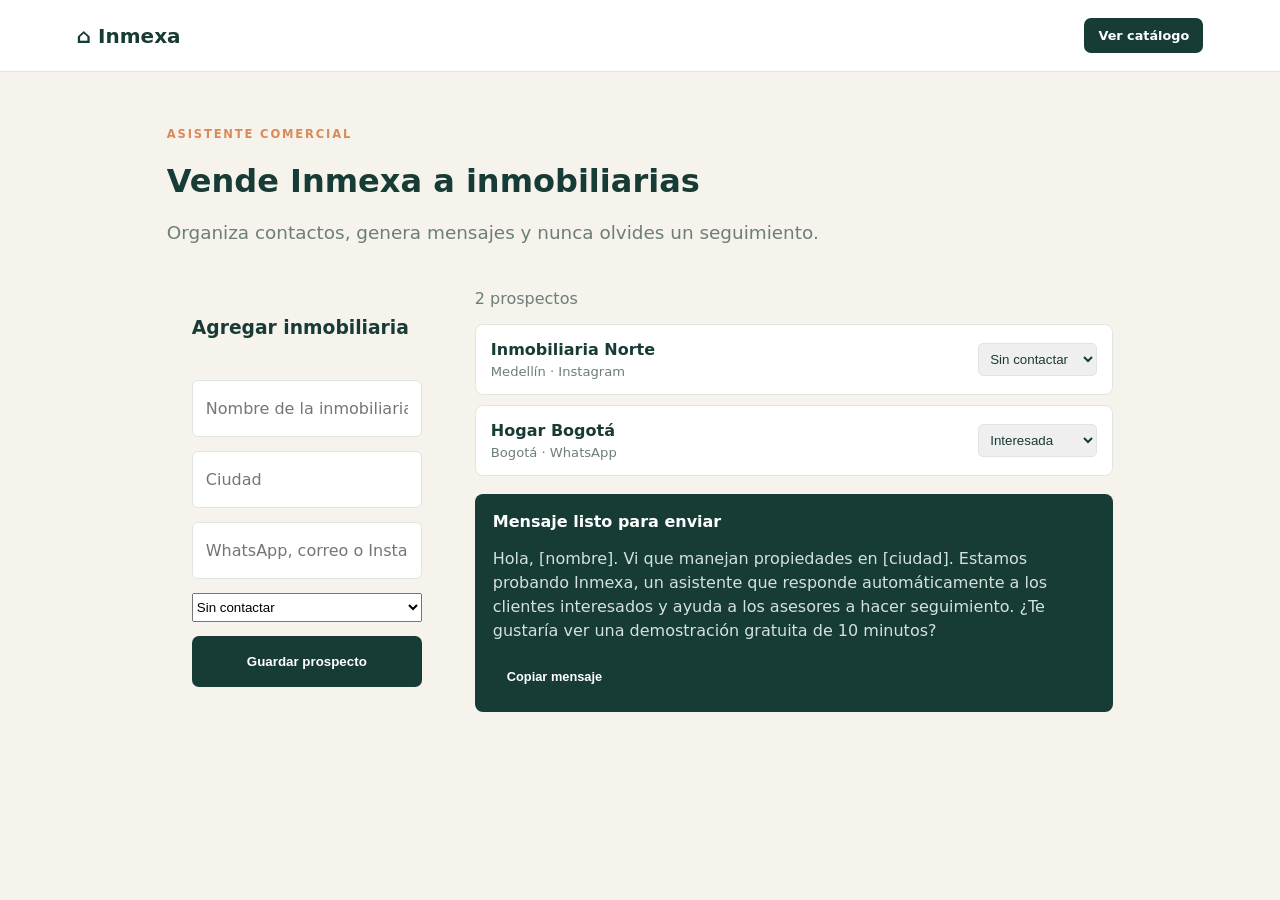
<file: ventas.html>
<!doctype html><html lang="es"><head><meta charset="UTF-8"><meta name="viewport" content="width=device-width,initial-scale=1"><title>Inmexa | Asistente comercial</title><link rel="stylesheet" href="styles.css"><style>.sales-page{max-width:1100px;margin:auto;padding:55px 6vw}.sales-layout{display:grid;grid-template-columns:280px 1fr;gap:28px}.lead-list{display:grid;gap:10px}.lead-card{background:#fff;border:1px solid var(--line);border-radius:8px;padding:15px;display:flex;justify-content:space-between;gap:15px;align-items:center}.lead-card h3{margin:0 0 5px;font-size:1rem}.lead-card p{margin:0;color:var(--muted);font-size:.82rem}.lead-card select{padding:7px;border:1px solid var(--line);border-radius:5px;color:var(--ink)}.message-box{background:var(--ink);color:#fff;border-radius:8px;padding:18px;margin-top:18px}.message-box p{color:#d4e2dc;line-height:1.5}.message-box .muted{margin-left:10px;font-size:.8rem}@media(max-width:760px){.sales-layout{grid-template-columns:1fr}}</style></head><body><header class="topbar"><a class="brand" href="index.html">⌂ Inmexa</a><a class="button small" href="index.html">Ver catálogo</a></header><main class="sales-page"><p class="eyebrow">ASISTENTE COMERCIAL</p><h1>Vende Inmexa a inmobiliarias</h1><p class="lead">Organiza contactos, genera mensajes y nunca olvides un seguimiento.</p><div class="sales-layout"><form id="lead-form" class="calculator"><h3>Agregar inmobiliaria</h3><input id="lead-name" required placeholder="Nombre de la inmobiliaria"><input id="lead-city" required placeholder="Ciudad"><input id="lead-contact" required placeholder="WhatsApp, correo o Instagram"><select id="lead-status"><option>Sin contactar</option><option>Contactada</option><option>Interesada</option><option>Demostración</option><option>Cliente</option></select><button class="button" type="submit">Guardar prospecto</button></form><div><p id="lead-count" class="muted"></p><div id="lead-list" class="lead-list"></div><div class="message-box"><strong>Mensaje listo para enviar</strong><p id="sales-message">Hola, [nombre]. Vi que manejan propiedades en [ciudad]. Estamos probando Inmexa, un asistente que responde automáticamente a los clientes interesados y ayuda a los asesores a hacer seguimiento. ¿Te gustaría ver una demostración gratuita de 10 minutos?</p><button id="copy-message" class="button small" type="button">Copiar mensaje</button><span id="copy-status" class="muted"></span></div></div></div></main><script src="ventas.js"></script></body></html>
</file>
<file: styles.css>
:root{--ink:#173b35;--muted:#6d7e78;--cream:#f6f3ec;--card:#fff;--accent:#d98a58;--line:#dfe6df}*{box-sizing:border-box}html{scroll-behavior:smooth}body{margin:0;color:var(--ink);font-family:Inter,system-ui,sans-serif;background:var(--cream)}a{color:inherit;text-decoration:none}.topbar{height:72px;padding:0 6vw;display:flex;align-items:center;justify-content:space-between;background:#fff;border-bottom:1px solid var(--line);position:sticky;top:0;z-index:2}.brand{font-size:1.25rem;font-weight:800}.topbar nav{display:flex;gap:28px;color:var(--muted);font-size:.92rem}.button{border:0;border-radius:7px;background:var(--ink);color:#fff;padding:13px 20px;font-weight:700;cursor:pointer;display:inline-block}.button.small{padding:10px 14px;font-size:.8rem}.hero{min-height:465px;padding:80px 10vw;display:flex;align-items:center;justify-content:space-between;gap:40px;background:#e8eee8}.hero h1{font-size:clamp(2.4rem,5vw,4.8rem);line-height:.98;max-width:670px;margin:12px 0 22px;letter-spacing:-.06em}.lead{color:var(--muted);font-size:1.15rem;margin-bottom:30px}.eyebrow{font-size:.72rem;letter-spacing:.16em;font-weight:800;color:var(--accent);margin:0}.hero-card{background:#d6e2d8;border-radius:16px;padding:35px;width:270px;min-height:220px;display:flex;flex-direction:column;justify-content:end;box-shadow:15px 15px 0 #c4d3c7}.hero-card span{font-size:5rem;line-height:1;color:var(--accent);margin-bottom:auto}.hero-card p{margin:0;color:var(--muted)}.hero-card strong{font-size:1.35rem}.section{padding:80px 10vw}.section-heading{display:flex;justify-content:space-between;align-items:end;margin-bottom:25px}h2{font-size:2.3rem;letter-spacing:-.04em;margin:8px 0}.muted{color:var(--muted)}.filters{display:grid;grid-template-columns:2fr 1fr 1fr 1fr;gap:10px;margin-bottom:25px}.filters input,.filters select,.form-grid input,.form-grid select,.contact-form input,.calculator input{border:1px solid var(--line);padding:13px;border-radius:6px;background:#fff;color:var(--ink);font:inherit}.property-grid{display:grid;grid-template-columns:repeat(3,1fr);gap:18px}.property-card{background:var(--card);border:1px solid var(--line);border-radius:10px;overflow:hidden}.property-image{height:135px;background:linear-gradient(135deg,#b7cfc3,#e6c2a8);display:flex;align-items:center;justify-content:center;font-size:3rem}.property-body{padding:17px}.tag{font-size:.7rem;color:var(--accent);font-weight:800;text-transform:uppercase}.property-body h3{margin:7px 0;font-size:1.1rem}.property-body p{color:var(--muted);margin:6px 0;font-size:.9rem}.price{font-weight:800;font-size:1.15rem;margin-top:13px!important}.split{background:#fff;display:grid;grid-template-columns:1fr 1fr;gap:60px;align-items:start}.calculator{background:var(--cream);padding:25px;border-radius:10px;display:grid;gap:14px}.calculator label{display:grid;gap:6px;font-size:.83rem;font-weight:700}.calculator output{font-weight:800;font-size:1.1rem}.publish{display:grid;grid-template-columns:1fr 1.4fr;gap:60px}.form-grid{display:grid;grid-template-columns:1fr 1fr;gap:12px}.form-grid input:first-child,.form-grid .button{grid-column:span 2}.contact{background:var(--ink);color:#fff;text-align:center;padding:70px 10vw}.contact h2{max-width:620px;margin:10px auto}.contact p{color:#c8d8d0}.contact-form{display:flex;max-width:650px;margin:25px auto 0;gap:10px}.contact-form input{flex:1}.success{color:#bde4b7!important}footer{text-align:center;padding:24px;color:var(--muted);font-size:.8rem}@media(max-width:760px){.topbar nav{display:none}.hero,.section{padding:55px 6vw}.hero{display:block}.hero-card{margin:45px auto 0;width:100%}.filters,.property-grid,.split,.publish{grid-template-columns:1fr}.form-grid{grid-template-columns:1fr}.form-grid input:first-child,.form-grid .button{grid-column:auto}.contact-form{display:grid}.section-heading{display:block}}
.preview-section{background:#f0f5f0}.preview-intro{max-width:680px}.demo-window{background:#fff;border:1px solid var(--line);border-radius:14px;overflow:hidden;box-shadow:0 18px 45px rgba(23,59,53,.12);margin:28px 0}.demo-bar{padding:16px 20px;border-bottom:1px solid var(--line);display:flex;justify-content:space-between}.demo-status{color:#31805d;font-size:.8rem}.demo-flow{display:grid;grid-template-columns:repeat(3,1fr);gap:12px;padding:20px}.flow-step{background:#f7faf7;border-radius:9px;padding:15px}.flow-step b{display:inline-grid;place-items:center;background:#d98a58;color:#fff;border-radius:50%;width:25px;height:25px}.flow-step h3{font-size:.95rem;margin:10px 0 6px}.flow-step p{font-size:.82rem;color:var(--muted);line-height:1.4;margin:0}.priority{color:#a34f2a;font-weight:800}@media(max-width:760px){.demo-flow{grid-template-columns:1fr}}
.preview-section{background:#f0f5f0}.preview-section .demo-window{animation:previewIn .7s ease both}.preview-section .flow-step{animation:stepIn .6s ease both;transition:transform .2s ease,box-shadow .2s ease}.preview-section .flow-step:nth-child(2){animation-delay:.12s}.preview-section .flow-step:nth-child(3){animation-delay:.24s}.preview-section .flow-step:hover{transform:translateY(-5px);box-shadow:0 10px 24px rgba(23,59,53,.12)}.preview-section .button{transition:transform .2s ease,box-shadow .2s ease}.preview-section .button:hover{transform:translateY(-2px);box-shadow:0 8px 18px rgba(23,59,53,.2)}@keyframes previewIn{from{opacity:0;transform:translateY(18px)}to{opacity:1;transform:none}}@keyframes stepIn{from{opacity:0;transform:translateY(12px)}to{opacity:1;transform:none}}@media(prefers-reduced-motion:reduce){.preview-section .demo-window,.preview-section .flow-step{animation:none;transition:none}.preview-section .flow-step:hover,.preview-section .button:hover{transform:none}}
</file>
